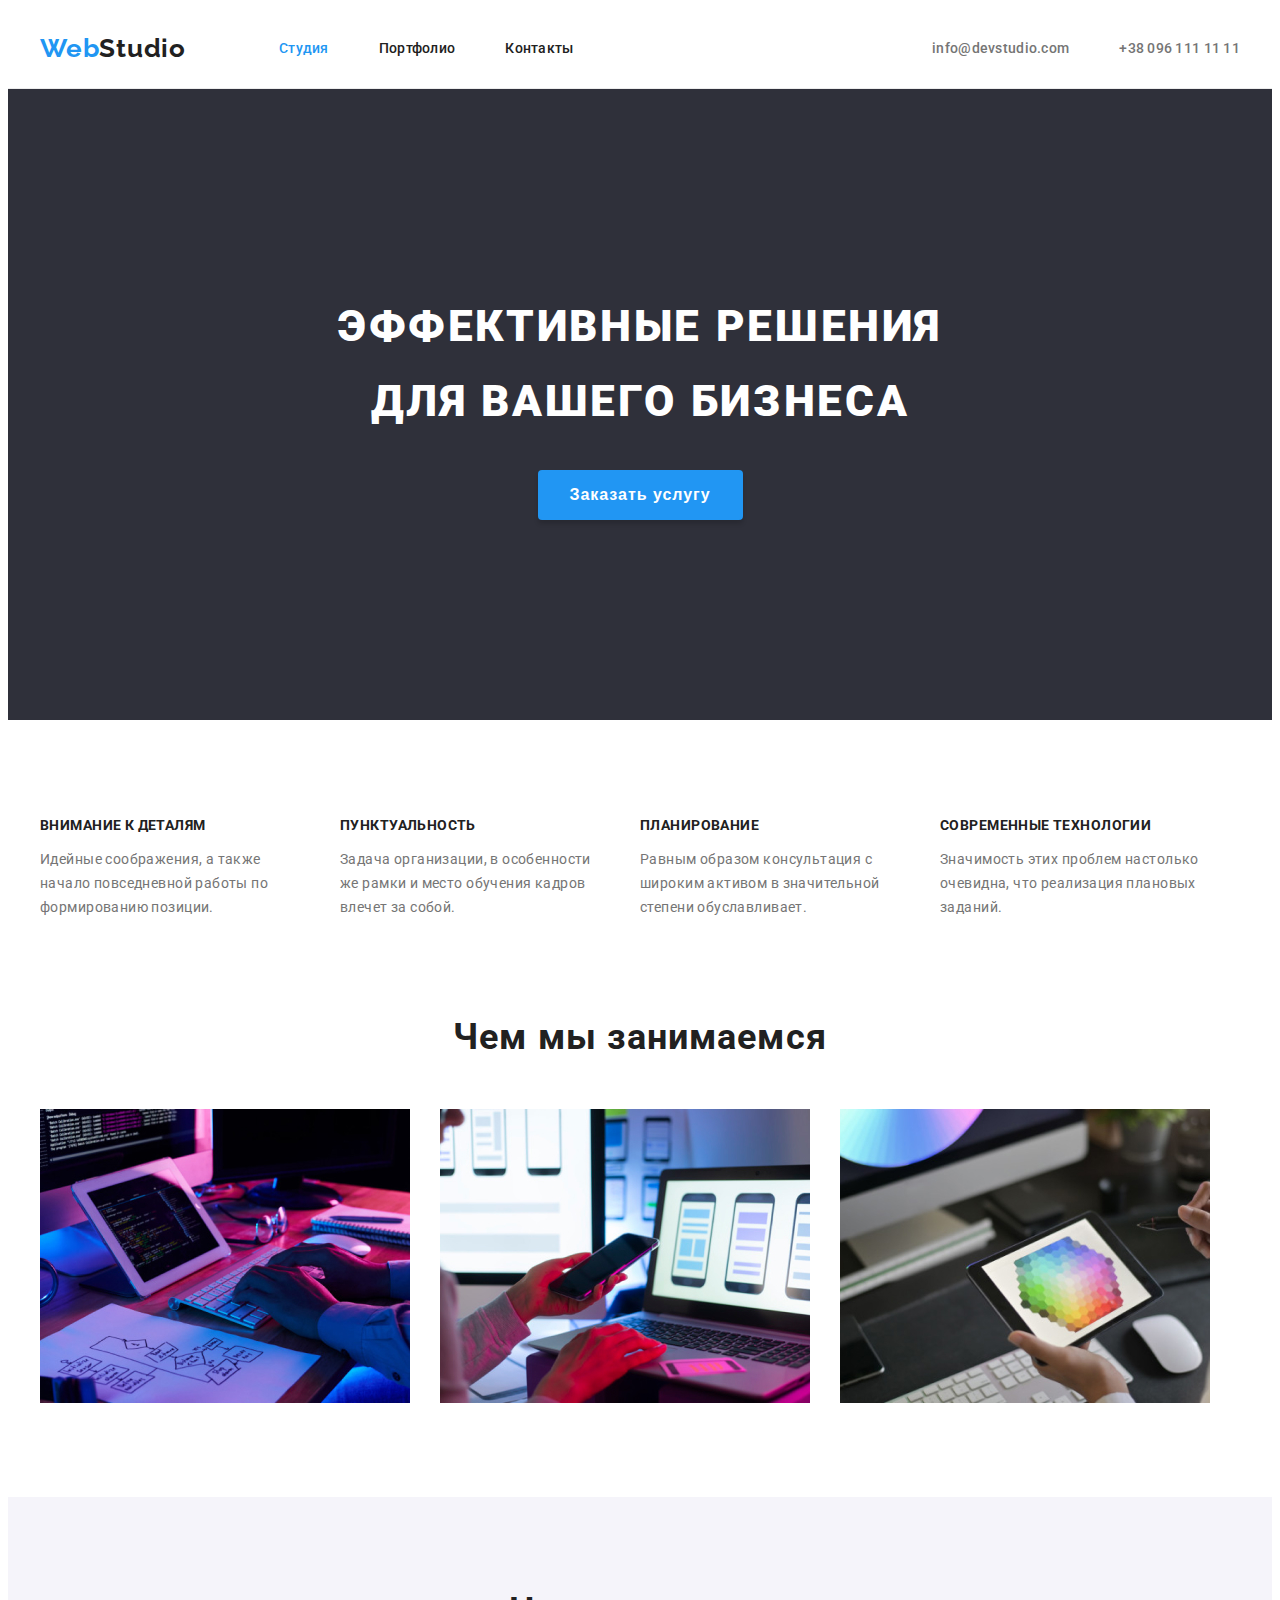
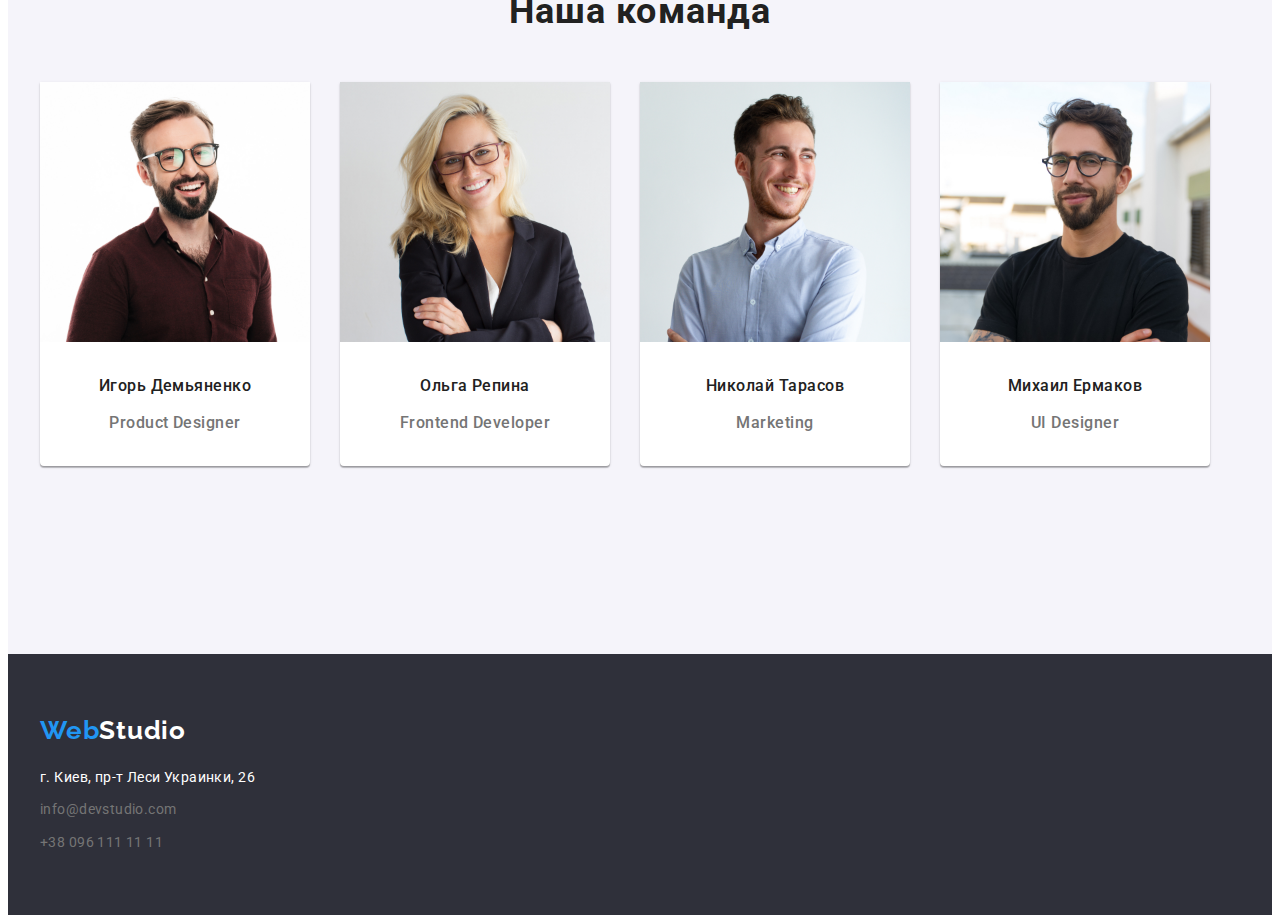
<file: index.html>
<!DOCTYPE html>
<html lang="ru">

<head>
    <meta charset="UTF-8">
    <meta name="viewport" content="width=device-width, initial-scale=1.0">
    <title>WebStudio</title>
    <link rel="stylesheet" href="https://cdnjs.cloudflare.com/ajax/libs/modern-normalize/1.0.0/modern-normalize.min.css"
        integrity="sha512-ISS7cAi1PEhQ8jnbJpJZMd29NlhNj4AWYyLOSp2CE/CsHxTCu+r+t0D2yoJudVrd0/8fTVPUVDzY5Tvli75u/g=="
        crossorigin="anonymous" />
    <link rel="preconnect" href="https://fonts.gstatic.com">
    <link
        href="https://fonts.googleapis.com/css2?family=Raleway:wght@700&family=Roboto:wght@400;500;700;900&display=swap"
        rel="stylesheet">
    <link rel="stylesheet" href="./css/style.css">
        
</head>
<body>
    <!--шапка-->
    <header class="header">
        <div class="container">
        <nav class="navigation">
            
                <a lang="en" class="logotype" href="https://mark4titan.github.io/goit-markup-hw-03/" target="_blank"> <span class="accent">Web</span>Studio</a>
            

            <ul class="navigation-list lists-without-dots">
                <li class="navigation-list-item"><a class="nav accent" href="index.html"> Студия</a></li>
                <li class="navigation-list-item"><a class="nav" href="portfolio.html"> Портфолио </a></li>
                <li class="navigation-list-item"><a class="nav" href="contacts.html">Контакты</a></li>
            </ul>
        </nav>
            <ul class="contact-list lists-without-dots">
                <li class="contact-item"><a class="nav contact-list-link" href="mailto:info@devstudio.com"> info@devstudio.com </a> </li>
                <li class="contact-item"><a class="nav contact-list-link" href="tel:+380961111111"> +38 096 111 11 11 </a> </li>
            </ul>
        </div>
    </header>

    <main>

        <!--hero-->     
            <section class="hero">  
                <div class="container">

                    <div class="hero-board">
                        <h1 class="hero-title">Эффективные решения<br> для вашего бизнеса</h1>
                        <button class="hero-button" type="button">Заказать услугу</button>
                    </div>

                </div>
            </section>     

        <!--benefits-->        
        <section class="section-advantages">
            <div class="container">
             <!-- заголовок-->            
            <h2 class="title-advantages"> преимущества</h2>
            <ul class="advantages-list lists-without-dots">
                <li class="advantages-item"> 
                    <h3 class="advantages-title-item">Внимание к деталям</h3> 
                    <p class="advantages-paragraph-item">Идейные соображения, а также начало повседневной работы по формированию позиции. </p>
                </li>
                <li class="advantages-item"> 
                    <h3 class="advantages-title-item">Пунктуальность</h3> 
                    <p class="advantages-paragraph-item">Задача организации, в особенности же рамки и место обучения кадров влечет за собой. </p>
                </li>
                <li class="advantages-item"> 
                    <h3 class="advantages-title-item">Планирование</h3> 
                    <p class="advantages-paragraph-item">Равным образом консультация с широким активом в значительной степени обуславливает. </p>
                </li>
                <li class="advantages-item"> 
                    <h3 class="advantages-title-item">Современные технологии</h3> 
                    <p class="advantages-paragraph-item">Значимость этих проблем настолько очевидна, что реализация плановых заданий. </p>
                </li>
            </ul>
            </div>
        </section>

        <!--Чем мы занимаемся-->
        <section class="section-do">
            <div class="container">
            <h2  class="title-do do"> Чем мы занимаемся </h2>
            <ul class="do-list lists-without-dots">
                <li class="do-item"> 
                    <img class="do-item-img" src="./img/work/box1.jpg" alt="проектирования структуры" width="370" height="294"> 
                </li>
                <li class="do-item"> 
                    <img class="do-item-img" src="./img/work/box2.jpg" alt="оптимизация под все платформы" width="370" height="294"> 
                </li>
                <li class="do-item"> 
                    <img class="do-item-img" src="./img/work/box3.jpg" alt="подбор стиля" width="370" height="294"> 
                </li>
            </ul>
            </div>
        </section>

        <!--команда-->
        <section class="section-team"> 
           <div class="container">
           <h2 class="title-team do"> Наша команда </h2> 
           <ul class="team-list lists-without-dots">
                <li class="team-item"> <img src="./img/supervisors/product-designer.jpg" alt="Игорь Демьяненко" width="270" height="260">
                    <div class="wrapper">
                        <h3 class="text team-title">Игорь Демьяненко</h3> 
                        <p class="text team-paragraph-item"> Product Designer  </p>
                    </div>
                </li>
                <li class="team-item"> <img src="./img/supervisors/frontend-developer.jpg" alt="Ольга Репина" width="270" height="260">
                    <div class="wrapper">
                        <h3 class="text team-title">Ольга Репина</h3> 
                        <p class="text team-paragraph-item">Frontend Developer </p>
                    </div>
                </li>
                <li class="team-item"> <img src="./img/supervisors/mar-keting.jpg" alt="Николай Тарасов" width="270" height="260">
                    <div class="wrapper">
                        <h3 class="text team-title">Николай Тарасов</h3> 
                        <p class="text team-paragraph-item">Marketing </p>
                    </div>
                </li>
                <li class="team-item"> <img src="./img/supervisors/ui-designer.jpg" alt="Михаил Ермаков" width="270" height="260">
                    <div class="wrapper">
                        <h3 class="text team-title">Михаил Ермаков</h3> 
                        <p class="text team-paragraph-item">UI Designer </p>
                    </div>
                </li>
           </ul>
        </div>
        </section>
    </main>

    <!--footer-->
    <footer class="footer">
        <div class="container">

            <a lang="en" class="logotype footer-logo" href="/" target="_blank"> <span class="accent">Web</span><span
                    class="logotype-footer">Studio</span></a>

            

                <address class="address-footer">г. Киев, пр-т Леси Украинки, 26</address>


                    <ul class="address-list lists-without-dots">
                        <li class="address-contact-item"><a class="link address-contact-link" href="mailto:info@devstudio.com"> info@devstudio.com </a> </li>
                        <li class="address-contact-item"><a class="link address-contact-link" href="tel:+380961111111"> +38 096 111 11 11 </a> </li>
                    </ul>
                
        </div>
    </footer>


</body></html>
</file>
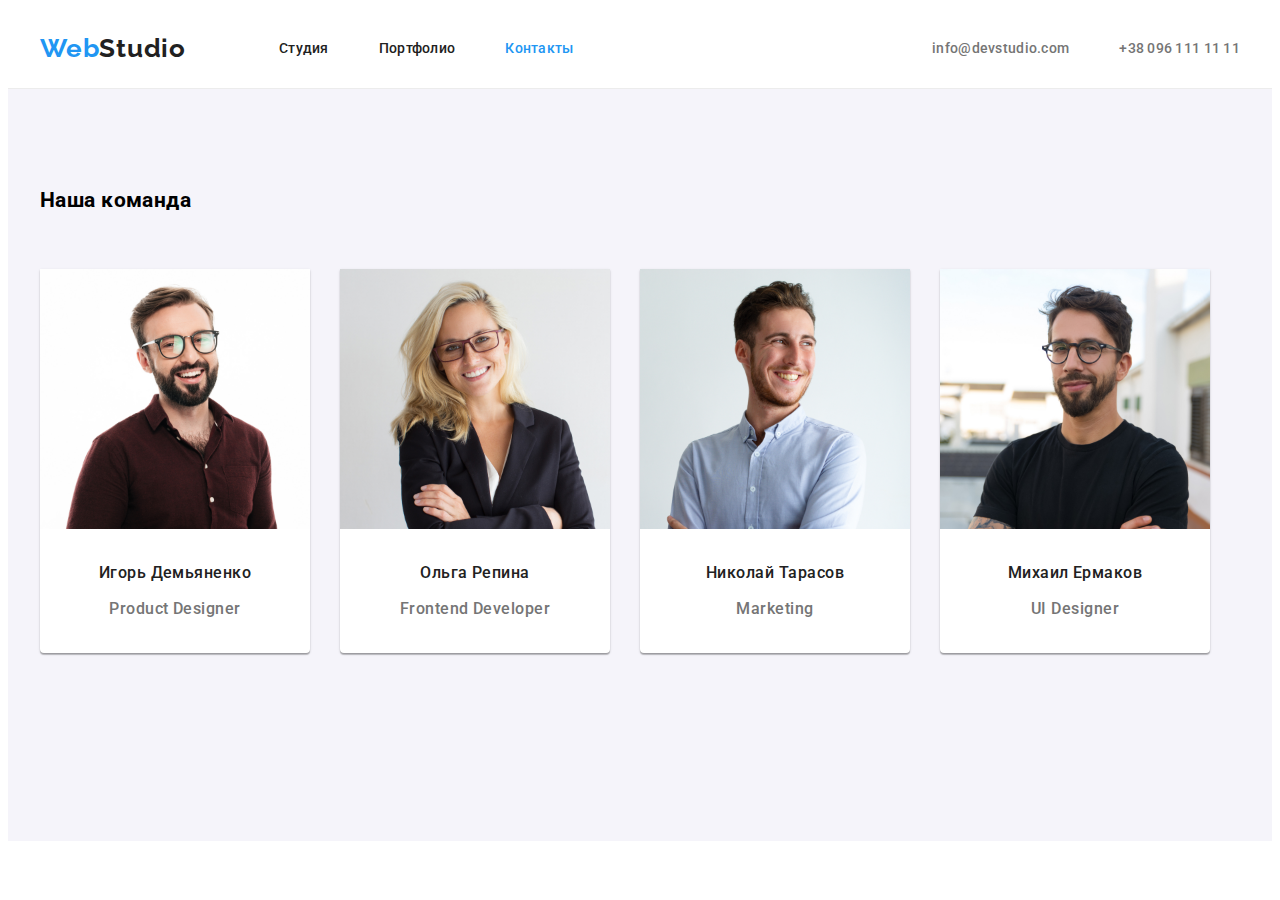
<file: contacts.html>
<!DOCTYPE html>
<html lang="ru">

<head>
    <meta charset="UTF-8">
    <meta name="viewport" content="width=device-width, initial-scale=1.0">
    <title>Contacts</title>
    <link rel="stylesheet" href="https://cdnjs.cloudflare.com/ajax/libs/modern-normalize/1.0.0/modern-normalize.min.css"
        integrity="sha512-ISS7cAi1PEhQ8jnbJpJZMd29NlhNj4AWYyLOSp2CE/CsHxTCu+r+t0D2yoJudVrd0/8fTVPUVDzY5Tvli75u/g=="
        crossorigin="anonymous" />
    <link rel="preconnect" href="https://fonts.gstatic.com">
    <link 
        href="https://fonts.googleapis.com/css2?family=Raleway:wght@700&family=Roboto:wght@400;500;700;900&display=swap"
        rel="stylesheet">
    <link rel="stylesheet" href="./css/style.css">

</head>
<body>
    <!--шапка-->
    <header class="header">
        <div class="container">
            <nav class="navigation">
                
                <a lang="en" class="logotype" href="https://mark4titan.github.io/goit-markup-hw-03/" target="_blank"> <span
                        class="accent">Web</span>Studio</a>

                <ul class="navigation-list lists-without-dots">
                    <li class="navigation-list-item">
                        <a class="nav " href="index.html"> Студия</a>
                    </li>
                    <li class="navigation-list-item">
                        <a class="nav" href="portfolio.html"> Портфолио </a>
                    </li>
                    <li class="navigation-list-item">
                        <a class="nav accent" href="contacts.html">Контакты</a>
                    </li>
                </ul>
            </nav>
            <ul class="contact-list lists-without-dots">
                <li class="contact-item"><a class="nav contact-list-link" href="mailto:info@devstudio.com">
                        info@devstudio.com </a> </li>
                <li class="contact-item"><a class="nav contact-list-link" href="tel:+380961111111"> +38 096 111 11 11 </a>
                </li>
            </ul>
        </div>
    </header>
    
    <main>
    
     
    
        <!--команда-->
        <section class="section-team ">
            <div class="container">
                <h2 class="title-team What-and-what-we-do"> Наша команда </h2>
                <ul class="team-list lists-without-dots">
                    <li class="team-item"> <img src="./img/supervisors/product-designer.jpg" alt="Игорь Демьяненко" width="270"
                            height="260">
                        <div class="wrapper">
                            <h3 class="text team-title">Игорь Демьяненко</h3>
                            <p class="text team-paragraph-item"> Product Designer </p>
                        </div>
                    </li>
                    <li class="team-item"> <img src="./img/supervisors/frontend-developer.jpg" alt="Ольга Репина" width="270"
                            height="260">
                        <div class="wrapper">
                            <h3 class="text team-title">Ольга Репина</h3>
                            <p class="text team-paragraph-item">Frontend Developer </p>
                        </div>
                    </li>
                    <li class="team-item"> <img src="./img/supervisors/mar-keting.jpg" alt="Николай Тарасов" width="270"
                            height="260">
                        <div class="wrapper">
                            <h3 class="text team-title">Николай Тарасов</h3>
                            <p class="text team-paragraph-item">Marketing </p>
                        </div>
                    </li>
                    <li class="team-item"> <img src="./img/supervisors/ui-designer.jpg" alt="Михаил Ермаков" width="270"
                            height="260">
                        <div class="wrapper">
                            <h3 class="text team-title">Михаил Ермаков</h3>
                            <p class="text team-paragraph-item">UI Designer </p>
                        </div>
                    </li>
                </ul>
            </div>
        </section>
    
   
    </main>
    

    
    </body>
    
    </html>
</file>
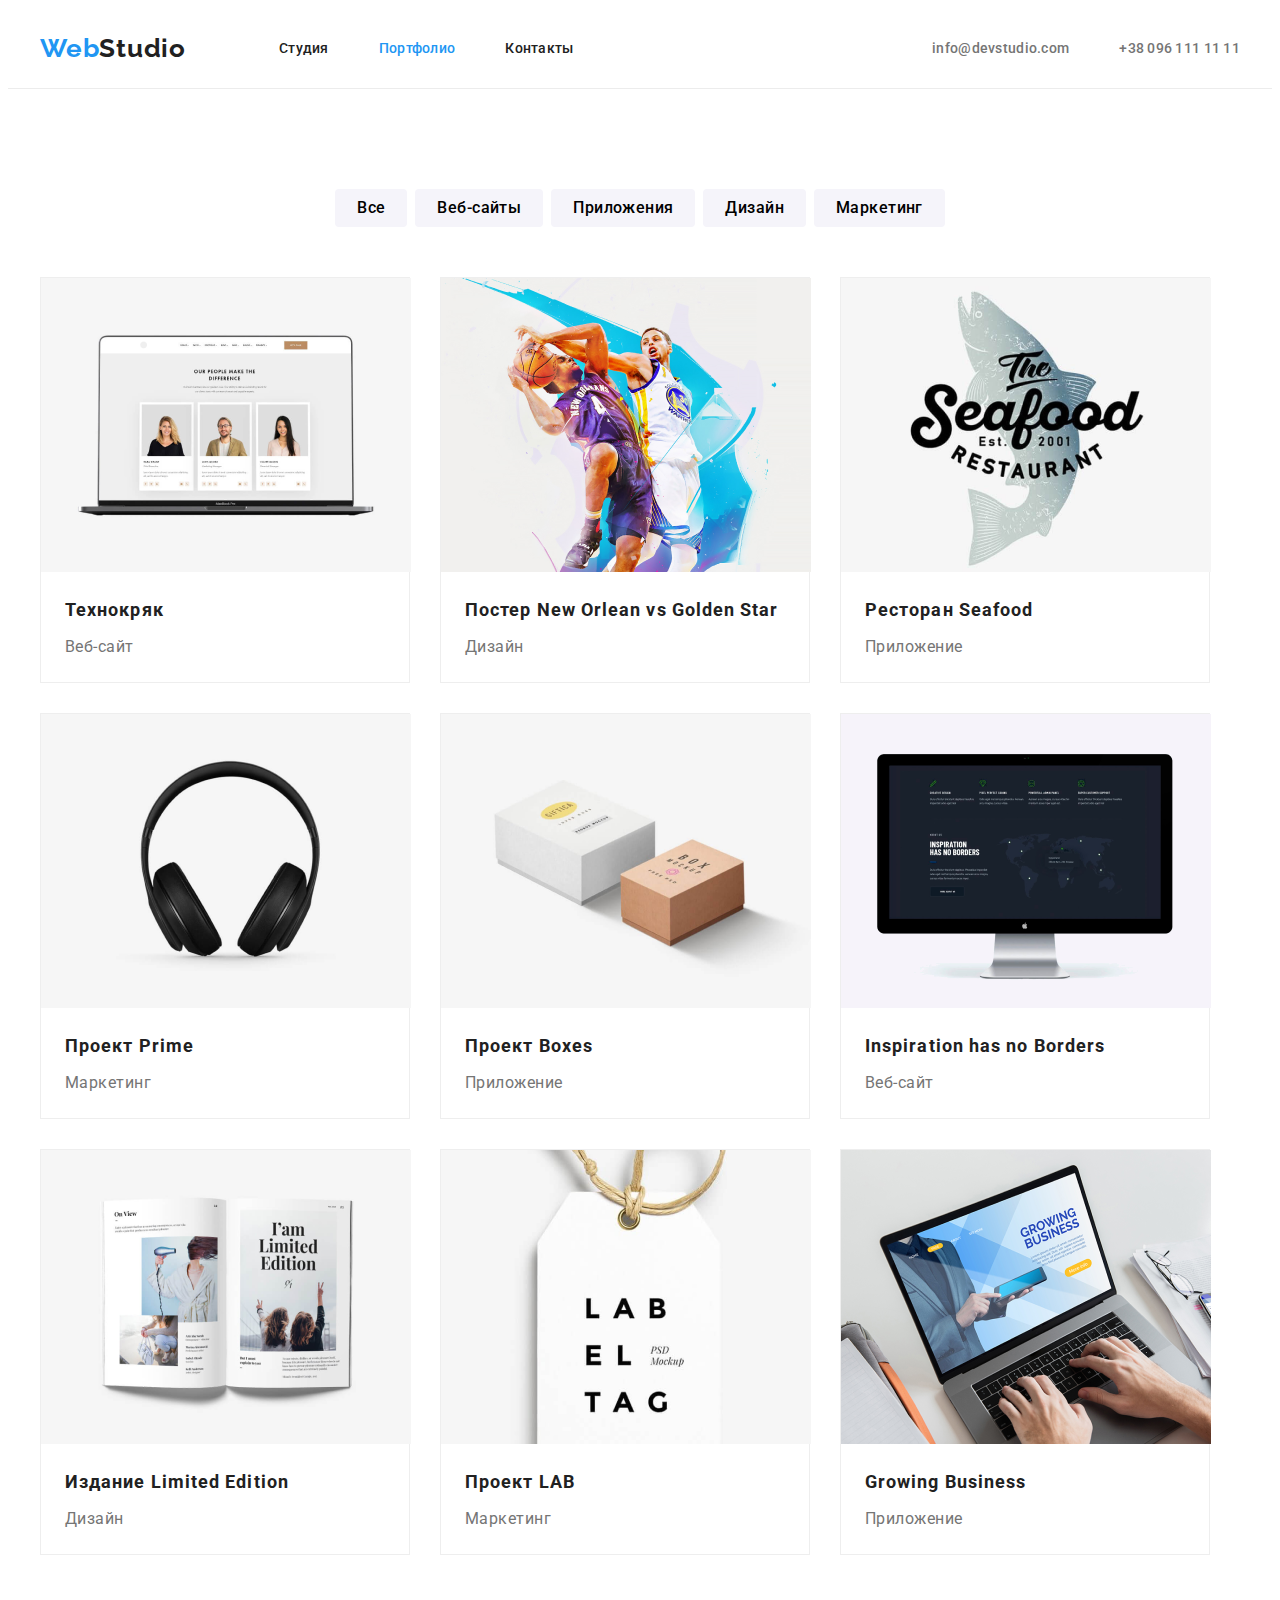
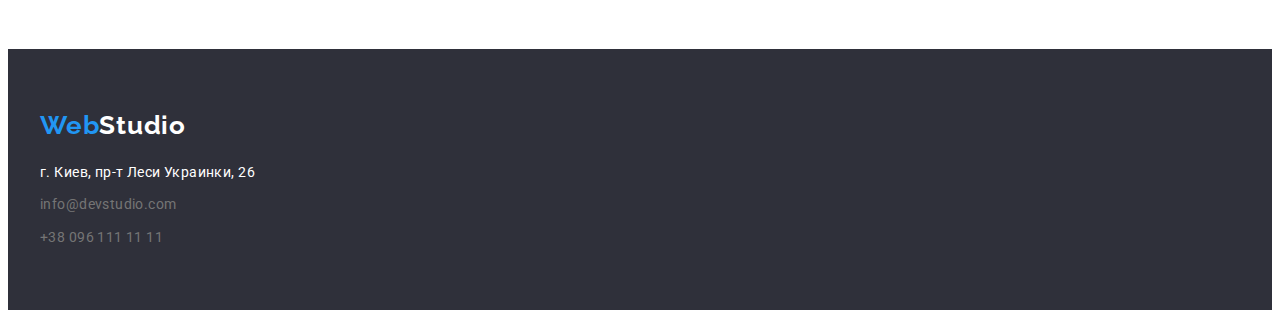
<file: portfolio.html>
<!DOCTYPE html>
<html lang="ru">
<head>
    <meta charset="UTF-8">
    <meta name="viewport" content="width=device-width, initial-scale=1.0">    
    <title>Portfolio</title>
    <link rel="stylesheet" href="https://cdnjs.cloudflare.com/ajax/libs/modern-normalize/1.0.0/modern-normalize.min.css"
        integrity="sha512-ISS7cAi1PEhQ8jnbJpJZMd29NlhNj4AWYyLOSp2CE/CsHxTCu+r+t0D2yoJudVrd0/8fTVPUVDzY5Tvli75u/g=="
        crossorigin="anonymous" />
    <link rel="preconnect" href="https://fonts.gstatic.com">
    <link href="https://fonts.googleapis.com/css2?family=Raleway:wght@700&family=Roboto:wght@400;500;700;900&display=swap"
        rel="stylesheet">
    <link rel="stylesheet" href="./css/style.css">
</head>
<body>
    <!--шапка-->
    <header class="header">
        <div class="container">
            <nav class="navigation">
                
                <a lang="en" class="logotype" href="https://mark4titan.github.io/goit-markup-hw-03/" target="_blank"> <span
                        class="accent">Web</span>Studio</a>

                <ul class="navigation-list lists-without-dots">
                    <li class="navigation-list-item">
                        <a class="nav" href="index.html"> Студия</a>
                    </li>
                    <li class="navigation-list-item">
                        <a class="nav accent" href="portfolio.html"> Портфолио </a>
                    </li>
                    <li class="navigation-list-item">
                        <a class="nav" href="contacts.html">Контакты</a>
                    </li>
                </ul>
            </nav>
            <ul class="contact-list lists-without-dots">
                <li class="contact-item"><a class="nav contact-list-link" href="mailto:info@devstudio.com">
                        info@devstudio.com </a> </li>
                <li class="contact-item"><a class="nav contact-list-link" href="tel:+380961111111"> +38 096 111 11 11 </a>
                </li>
            </ul>
        </div>
    </header>

    <!--Filters-->
    <section class="filters-section">
        <div class="container">
        <h1 class="title-advantages" hidden>Filters</h1>
        <ul class="list-button lists-without-dots">
            <li class="button-caption-items"><button class="button-caption" type="button"> Все</button></li>
            <li class="button-caption-items"><button class="button-caption" type="button"> Веб-сайты</button></li>
            <li class="button-caption-items"><button class="button-caption" type="button"> Приложения</button></li>
            <li class="button-caption-items"><button class="button-caption" type="button"> Дизайн</button></li>
            <li class="button-caption-items"><button class="button-caption" type="button"> Маркетинг</button></li>
        </ul>
    
                
        <ul class="models-list lists-without-dots">

            <li class="models-item">
                <a class="href-item nav" href="#">

                    <img class="models-item-img" src="./img/portfolio/techno-crack.png" alt="shown techno-crack" width="370"
                        height="294">
                    
                        <div class="text-card">
                            <h3 class="models-title-item">Технокряк</h3>
                            <p class="models-paragraph-item">Веб-сайт</p>
                        </div>
                </a>
            </li>
            <li class="models-item">
                <a class="href-item nav" href="#">

                    <img class="models-item-img" src="./img/portfolio/poster-new-orleans-vs-golden-star.png"
                        alt="shown poster-new-orleans-vs-golden-star" width="370" height="294">
                    
                        <div class="text-card">
                            <h3 class="models-title-item">Постер New Orlean vs Golden Star</h3>
                            <p class="models-paragraph-item">Дизайн</p>
                        </div>
                </a>
            </li>
            <li class="models-item">
                <a class="href-item nav" href="#">

                    <img class="models-item-img" src="./img/portfolio/seafood-restaurant.png" alt="shown seafood-restaurant"
                        width="370" height="294">
                    
                        <div class="text-card">
                            <h3 class="models-title-item">Ресторан Seafood</h3>
                            <p class="models-paragraph-item">Приложение</p>
                        </div>
                </a>
            </li>
            <li class="models-item">
                <a class="href-item nav" href="#">

                    <img class="models-item-img" src="./img/portfolio/prime-project.png" alt="shown prime-project" width="370"
                        height="294">
                    
                        <div class="text-card">
                            <h3 class="models-title-item">Проект Prime</h3>
                            <p class="models-paragraph-item">Маркетинг</p>
                        </div>
                </a>
            </li>
            <li class="models-item">
                <a class="href-item nav" href="#">

                    <img class="models-item-img" src="./img/portfolio/project-boxes.png" alt="shown project-boxes" width="370"
                        height="294">
                    
                        <div class="text-card">
                            <h3 class="models-title-item">Проект Boxes</h3>
                            <p class="models-paragraph-item">Приложение</p>
                        </div>
                </a>
            </li>
            <li class="models-item">
                <a class="href-item nav" href="#">

                    <img class="models-item-img" src="./img/portfolio/inspiration-has-no-borders.png"
                        alt="shown inspiration-has-no-borders" width="370" height="294">
                    
                        <div class="text-card">
                            <h3 class="models-title-item">Inspiration has no Borders</h3>
                            <p class="models-paragraph-item">Веб-сайт</p>
                        </div>
                </a>
            </li>
            <li class="models-item">
                <a class="href-item nav" href="#">

                    <img class="models-item-img" src="./img/portfolio/limited-edition.png" alt="shown limited-edition"
                        width="370" height="294">
                    
                        <div class="text-card">
                            <h3 class="models-title-item">Издание Limited Edition</h3>
                            <p class="models-paragraph-item">Дизайн</p>
                        </div>
                </a>
            </li>
            <li class="models-item">
                <a class="href-item nav" href="#">

                    <img class="models-item-img" src="./img/portfolio/lab-project.png" alt="shown lab-project" width="370"
                        height="294">
                    
                        <div class="text-card">
                            <h3 class="models-title-item">Проект LAB</h3>
                            <p class="models-paragraph-item">Маркетинг</p>
                        </div>
                </a>
            </li>
            <li class="models-item">
                <a class="href-item nav" href="#">

                    <img class="models-item-img" src="./img/portfolio/growing-business.png" alt="shown growing-business"
                        width="370" height="294">
                    
                        <div class="text-card">
                            <h3 class="models-title-item">Growing Business</h3>
                            <p class="models-paragraph-item">Приложение</p>
                        </div>
                </a>
            </li>
        </ul>
        </div>
        </section>


<!--footer-->
<footer class="footer">
    <div class="container">

        <a lang="en" class="logotype footer-logo" href="/" target="_blank"> <span class="accent">Web</span><span
                class="logotype-footer">Studio</span></a>



        <address class="address-footer">г. Киев, пр-т Леси Украинки, 26</address>


        <ul class="address-list lists-without-dots">
            <li class="address-contact-item"><a class="link address-contact-link" href="mailto:info@devstudio.com">
                    info@devstudio.com </a> </li>
            <li class="address-contact-item"><a class="link address-contact-link" href="tel:+380961111111"> +38 096 111
                    11 11 </a> </li>
        </ul>

    </div>
</footer>
    
</body>
</html>
</file>
<file: css/style.css>
:root {
  --text-font: "Roboto", sans-serif;
  --title-font: "Raleway", sans-serif;
  --color-font-accent: #2196f3;
  --color-font-normal: #212121;
  --color-font-light: #ffffff;
  --color-font-gray: #757575;
  --bg-footer-color: #2f303a;
  --color-footer-text: rgba(255, 255, 255, 0.6);
}
body {
  font-family: var(--text-font);

  background-color: var(--white-text-bg-color);
  font-family: Roboto, sans-serif;
  letter-spacing: 0.03em;
  font-size: 14px;
  line-height: 1.714;
}

h1,
h2,
h3,
h4,
h5,
h6,
p {
  /* в параграфах і заголовках скидаємо марджен */
  margin: 0;
}

ul,
ol {
  /* в списках скидаємо відступи (зовнішні і внутрішні) */
  margin: 0;
  padding: 0;
}

img {
  /* усі зображення стали блоками */
  display: block;
}

.link {
  /* нижня лінія */
  text-decoration: none;
}

.address {
  /* скидає італік */
  font-style: normal;
}

.container {
  /* основні параметри контейнера */
  width: 1200px;
  padding-left: 15px;
  padding-right: 15px;

  margin-right: auto;
  margin-left: auto;
}

.lists-without-dots {
  /* вимикає цяточки в списках */
  list-style: none;
}

/* ================== навігація IN ==================*/

.header .container {
  display: flex;
  align-items: center;
}

.header {
  /* padding-top: 32px; */
  /* padding-bottom: 32px; */
  border-bottom: 1px solid #ececec;
}

/* ==================================================== */

.navigation {
  display: flex;
  align-items: center;
}

.navigation-list-item .nav,
.contact-list .nav {
  display: block;
  padding-top: 32px;
  padding-bottom: 32px;
}

.navigation-list {
  display: flex;
  align-items: center;
}

.contact-list {
  display: flex;
  align-items: center;
  margin-left: auto;
}

.logotype {
  font-family: Raleway, cursive;
  font-family: var(--title-font);
  font-weight: 700;
  font-size: 26px;
  line-height: 1.192;
  letter-spacing: 0.03em;
  text-decoration: none;
  color: var(--color-font-normal);
  margin-right: 93px;
}
.container .navigation {
  display: flex;
}

.navigation-list-item:not(:last-child) {
  margin-right: 50px;
}

.contact-item:not(:last-child) {
  margin-right: 50px;
}

.nav {
  font-weight: 500;
  font-size: 14px;
  line-height: 1.142;
  letter-spacing: 0.02em;
  text-decoration: none;
  color: var(--color-font-normal);
}

.contact-list-link {
  color: var(--color-font-gray);
}

.address-contact-geolocation-link:hover,
.address-contact-geolocation-link:focus {
  color: var(--color-font-accent);
}

.accent {
  color: var(--color-font-accent);
}

.nav:hover,
.nav:focus {
  color: var(--color-font-accent);
}

/* ================== навігація OUT ==================*/

/* <!--hero  IN-->*/
.hero {
  background-color: var(--bg-footer-color);
  text-align: center;
}

.hero-title {
  color: var(--color-font-light);
  font-weight: 900;
  font-size: 44px;
  text-align: center;
  letter-spacing: 0.06em;
  text-transform: uppercase;
  margin-bottom: 30px;
}

.hero-button {
  border: none;
  border-radius: 4px;
  padding: 10px 32px;
  min-width: 200px;
  min-height: 50px;
  text-align: center;
  color: var(--color-font-light);
  background-color: var(--color-font-accent);
  box-shadow: 0px 4px 4px rgba(0, 0, 0, 0.15);
  font-weight: 700;
  font-size: 16px;
  line-height: 1.842;
  letter-spacing: 0.06em;
  cursor: pointer;
}

/* <!--hero  OUT-->*/

/*<!--<!--benefits-->  IN-->*/
.section-advantages {
  padding-top: 94px;
}

.advantages-list {
  display: flex;
  align-items: center;
  margin-left: auto;
  /* margin-top: 94px; */
}

.advantages-item:not(:last-child) {
  margin-right: 30px;
}

.title-advantages {
  font-size: 0px;
}
.advantages-title-item {
  font-weight: 700;
  font-size: 14px;
  text-transform: uppercase;
  color: var(--color-font-normal);
  margin-bottom: 10px;
}

.advantages-paragraph-item {
  width: 270px;
  height: 75px;
  color: var(--color-font-gray);

  font-style: normal;
  font-weight: normal;
  font-size: 14px;
  line-height: 1.714;

  letter-spacing: 0.03em;
}

.advantages-item {
  width: 270px;
}
/*<!--<!--benefits-->  OUT-->*/

/*<!--Чем мы занимаемся  IN-->*/
.section-do {
  padding-bottom: 94px;
}

.section-do .container {
  padding-top: 94px;
}

.title-do {
  margin-bottom: 50px;
}
/*  */
.do-list {
  display: flex;
}

.section-team {
  background-color: #f5f4fa;
  padding-top: 94px;
  padding-bottom: 94px;
}

.title-team {
  margin-bottom: 50px;
}

.do {
  font-weight: 700;
  font-size: 36px;
  text-align: center;
  letter-spacing: 0.03em;
  color: var(--color-font-normal);
  margin-bottom: 50px;
  line-height: 1.16;
}

.do-item:not(:last-child) {
  margin-right: 30px;
}

.team-title,
.team-paragraph-item {
  text-align: center;
}

/* .team-paragraph-item {
  margin-bottom: 30px;
} */

.team-list {
  display: flex;
  flex-wrap: wrap;
  margin-bottom: 94px;
}

.team-item:not(:last-child) {
  align-items: center;
  margin-right: 30px;
}

.team-item {
  box-shadow: 0px 1px 3px rgba(0, 0, 0, 0.12), 0px 1px 1px rgba(0, 0, 0, 0.14),
    0px 2px 1px rgba(0, 0, 0, 0.2);
  border-radius: 0px 0px 4px 4px;
  width: 270px;
  background-color: var(--color-font-light);
}

.wrapper {
  padding: 30px 0;
  text-align: center;
}

.text {
  font-weight: 500;
  font-size: 16px;
  letter-spacing: 0.03em;
}

.team-title {
  color: var(--color-font-normal);
}

.team-paragraph-item {
  color: var(--color-font-gray);

  margin-top: 9px;
}

/*<!--Чем мы занимаемся  OUT-->*/

/*<!--Filters IN-->*/
.address-footer {
  margin-bottom: 8px;
  color: var(--color-font-light);
  font-weight: 400;
  font-style: normal;
}

.list-button {
  margin-bottom: 50px;
  display: flex;
  justify-content: center;
}

.button-caption {
  border: none;
  padding: 6px 22px;
  border-radius: 4px;
  font-family: inherit;
  font-weight: 500;
  font-size: 16px;
  line-height: 1.625;
  letter-spacing: inherit;
  color: var(--title-font);
  background-color: #f5f4fa;
  cursor: pointer;
}

.button-caption:hover,
.button-caption:focus {
  border: none;
  color: var(--color-font-light);
  background-color: var(--color-font-accent);

  box-shadow: 0px 3px 1px rgba(0, 0, 0, 0.1), 0px 1px 2px rgba(0, 0, 0, 0.08),
    0px 2px 2px rgba(0, 0, 0, 0.12);
}

.button-caption-items:not(:last-child) {
  margin-right: 8px;
}

.models-lis {
  display: flex;
  flex-wrap: wrap;
}

.models-title-item {
  font-weight: 700;
  font-size: 18px;
  line-height: 2;
  letter-spacing: 0.06em;
  color: var(--color-font-normal);
  margin-bottom: 4px;
}

.models-paragraph-item {
  font-weight: 400;
  font-size: 16px;
  line-height: 1.875;
  letter-spacing: 0.03em;
  color: var(--color-font-gray);
}

.href-item {
  font-weight: 700;
  font-size: 18px;
  letter-spacing: 0.06em;
  color: var(--color-font-normal);
  /* background-color: violet; */
}

.models-list {
  display: flex;
  flex-wrap: wrap;
  margin-bottom: 94px;
}

/* .href-item:nth-child(-n + 3) {
  border: 1px solid tomato;
} */

.models-item {
  display: flex;
  margin-right: 30px;

  width: 370px;
  margin-right: 30px;
}

.models-item:nth-child(3n + 3) {
  margin-right: 0;
}

.models-item:nth-last-child(n + 4) {
  margin-bottom: 30px;
}

.text-card {
  padding: 20px 24px;
  /* margin: 20px 24px; */
  /* background-color: var(--color-font-accent); */
}

.models-item {
  background: var(--color-font-light);
  border: 1px solid #eeeeee;
  box-sizing: border-box;
}

/*<!--Filters  OUT-->*/

/*<!--footer IN-->*/

.filters-section {
  padding-top: 100px;
}

.logotype-footer {
  color: var(--color-font-light);
}

.hero-board {
  padding: 200px 252px;
  text-align: center;
}

.contact {
  font-weight: 500;
  font-style: normal;
}

/* +++++++++++++++++++++++++++++++++++++++++++++++++++++++++++++++++++++++++++++++++ */

/* .address-contact-geolocation-link:focus {
  color: var(--color-font-accent); */
/* } */

.footer {
  border-top: 1px solid var(--bg-footer-color);
  background-color: var(--bg-footer-color);
  padding-bottom: 60px;
  padding-top: 60px;
}

.footer-logo {
  display: inline-block;
  margin-bottom: 20px;
}

.address-contact-link {
  font-weight: normal;
  color: var(--color-font-gray);
  padding: 0;
  display: inline-block;
}
.address-contact-link:hover,
.address-contact-link:focus {
  color: var(--color-font-accent);
}

.address-list .address-contact-item + .address-contact-item {
  margin-top: 9px;
}

/*<!--footer OUT-->*/ ;
</file>
